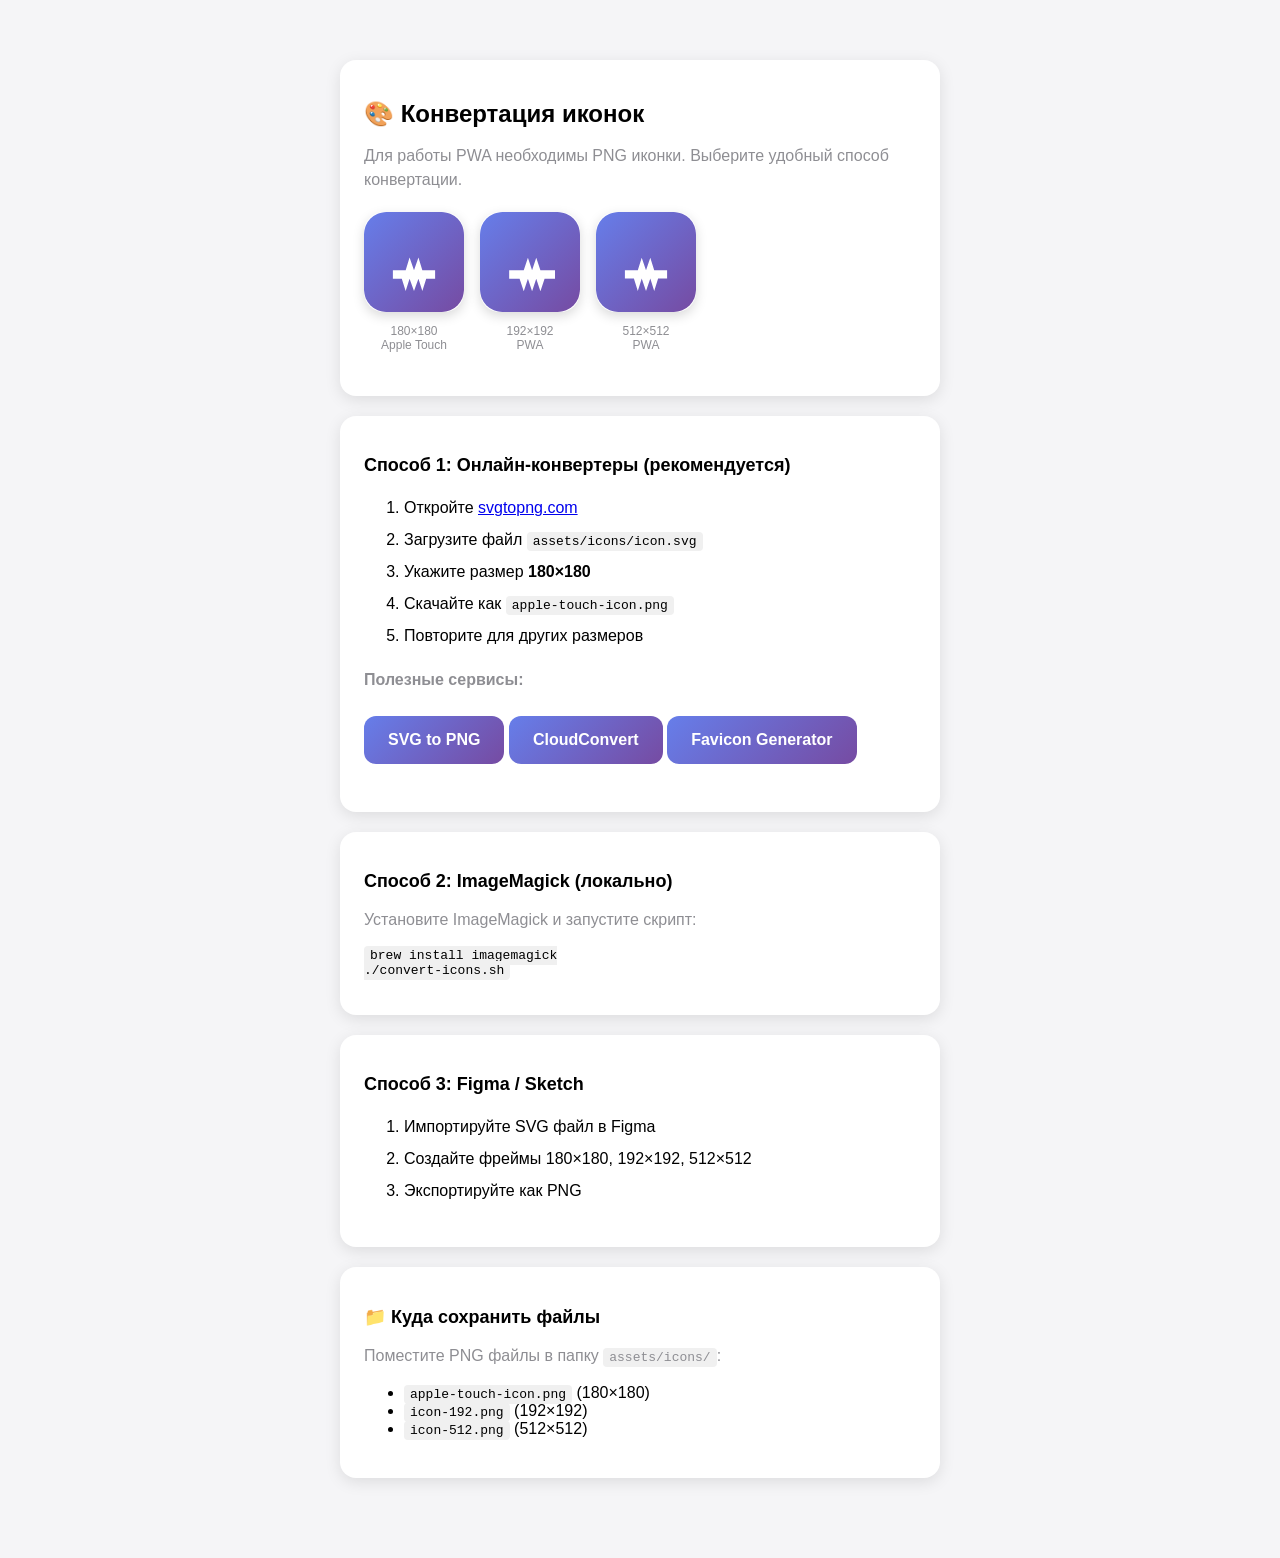
<file: convert-icons-guide.html>
<!DOCTYPE html>
<html lang="ru">
<head>
    <meta charset="UTF-8">
    <meta name="viewport" content="width=device-width, initial-scale=1.0">
    <title>PNN Wallet - Конвертер иконок</title>
    <style>
        body {
            font-family: -apple-system, BlinkMacSystemSystemFont, sans-serif;
            max-width: 600px;
            margin: 40px auto;
            padding: 20px;
            background: #f5f5f7;
        }
        .card {
            background: white;
            border-radius: 16px;
            padding: 24px;
            margin-bottom: 20px;
            box-shadow: 0 4px 16px rgba(0,0,0,0.1);
        }
        h1 {
            font-size: 24px;
            margin-bottom: 8px;
        }
        h2 {
            font-size: 18px;
            margin-bottom: 12px;
        }
        p {
            color: #8e8e93;
            line-height: 1.5;
        }
        .btn {
            display: inline-block;
            background: linear-gradient(135deg, #667eea 0%, #764ba2 100%);
            color: white;
            padding: 12px 24px;
            border-radius: 12px;
            text-decoration: none;
            font-weight: 600;
            margin: 8px 0;
        }
        .icon-preview {
            display: flex;
            gap: 16px;
            margin: 20px 0;
        }
        .icon-item {
            text-align: center;
        }
        .icon-item svg {
            width: 100px;
            height: 100px;
            border-radius: 20px;
            box-shadow: 0 4px 12px rgba(0,0,0,0.15);
        }
        .icon-item span {
            display: block;
            margin-top: 8px;
            font-size: 12px;
            color: #8e8e93;
        }
        code {
            background: #f0f0f0;
            padding: 2px 6px;
            border-radius: 4px;
            font-size: 13px;
        }
        ol {
            line-height: 2;
        }
    </style>
</head>
<body>
    <div class="card">
        <h1>🎨 Конвертация иконок</h1>
        <p>Для работы PWA необходимы PNG иконки. Выберите удобный способ конвертации.</p>
        
        <div class="icon-preview">
            <div class="icon-item">
                <svg viewBox="0 0 180 180" xmlns="http://www.w3.org/2000/svg">
                    <defs>
                        <linearGradient id="g1" x1="0%" y1="0%" x2="100%" y2="100%">
                            <stop offset="0%" style="stop-color:#667eea;stop-opacity:1" />
                            <stop offset="100%" style="stop-color:#764ba2;stop-opacity:1" />
                        </linearGradient>
                    </defs>
                    <rect width="180" height="180" rx="40" fill="url(#g1)"/>
                    <path d="M52 105L75 105L82 82L90 105L98 82L105 105L128 105L128 120L112 120L105 142L98 120L90 142L82 120L75 142L68 120L52 120V105Z" fill="white"/>
                </svg>
                <span>180×180<br>Apple Touch</span>
            </div>
            <div class="icon-item">
                <svg viewBox="0 0 192 192" xmlns="http://www.w3.org/2000/svg">
                    <defs>
                        <linearGradient id="g2" x1="0%" y1="0%" x2="100%" y2="100%">
                            <stop offset="0%" style="stop-color:#667eea;stop-opacity:1" />
                            <stop offset="100%" style="stop-color:#764ba2;stop-opacity:1" />
                        </linearGradient>
                    </defs>
                    <rect width="192" height="192" rx="43" fill="url(#g2)"/>
                    <path d="M56 112L84 112L92 88L100 112L108 88L116 112L144 112L144 128L124 128L116 152L108 128L100 152L92 128L84 152L76 128L56 128V112Z" fill="white"/>
                </svg>
                <span>192×192<br>PWA</span>
            </div>
            <div class="icon-item">
                <svg viewBox="0 0 512 512" xmlns="http://www.w3.org/2000/svg">
                    <defs>
                        <linearGradient id="g3" x1="0%" y1="0%" x2="100%" y2="100%">
                            <stop offset="0%" style="stop-color:#667eea;stop-opacity:1" />
                            <stop offset="100%" style="stop-color:#764ba2;stop-opacity:1" />
                        </linearGradient>
                    </defs>
                    <rect width="512" height="512" rx="114" fill="url(#g3)"/>
                    <path d="M148 298L214 298L234 234L256 298L278 234L298 298L364 298L364 340L318 340L298 404L278 340L256 404L234 340L214 404L194 340L148 340V298Z" fill="white"/>
                </svg>
                <span>512×512<br>PWA</span>
            </div>
        </div>
    </div>
    
    <div class="card">
        <h2>Способ 1: Онлайн-конвертеры (рекомендуется)</h2>
        <ol>
            <li>Откройте <a href="https://svgtopng.com/" target="_blank">svgtopng.com</a></li>
            <li>Загрузите файл <code>assets/icons/icon.svg</code></li>
            <li>Укажите размер <strong>180×180</strong></li>
            <li>Скачайте как <code>apple-touch-icon.png</code></li>
            <li>Повторите для других размеров</li>
        </ol>
        <p><strong>Полезные сервисы:</strong></p>
        <p>
            <a href="https://svgtopng.com/" class="btn" target="_blank">SVG to PNG</a>
            <a href="https://cloudconvert.com/svg-to-png" class="btn" target="_blank">CloudConvert</a>
            <a href="https://realfavicongenerator.net/" class="btn" target="_blank">Favicon Generator</a>
        </p>
    </div>
    
    <div class="card">
        <h2>Способ 2: ImageMagick (локально)</h2>
        <p>Установите ImageMagick и запустите скрипт:</p>
        <pre><code>brew install imagemagick
./convert-icons.sh</code></pre>
    </div>
    
    <div class="card">
        <h2>Способ 3: Figma / Sketch</h2>
        <ol>
            <li>Импортируйте SVG файл в Figma</li>
            <li>Создайте фреймы 180×180, 192×192, 512×512</li>
            <li>Экспортируйте как PNG</li>
        </ol>
    </div>
    
    <div class="card">
        <h2>📁 Куда сохранить файлы</h2>
        <p>Поместите PNG файлы в папку <code>assets/icons/</code>:</p>
        <ul>
            <li><code>apple-touch-icon.png</code> (180×180)</li>
            <li><code>icon-192.png</code> (192×192)</li>
            <li><code>icon-512.png</code> (512×512)</li>
        </ul>
    </div>
</body>
</html>
</file>
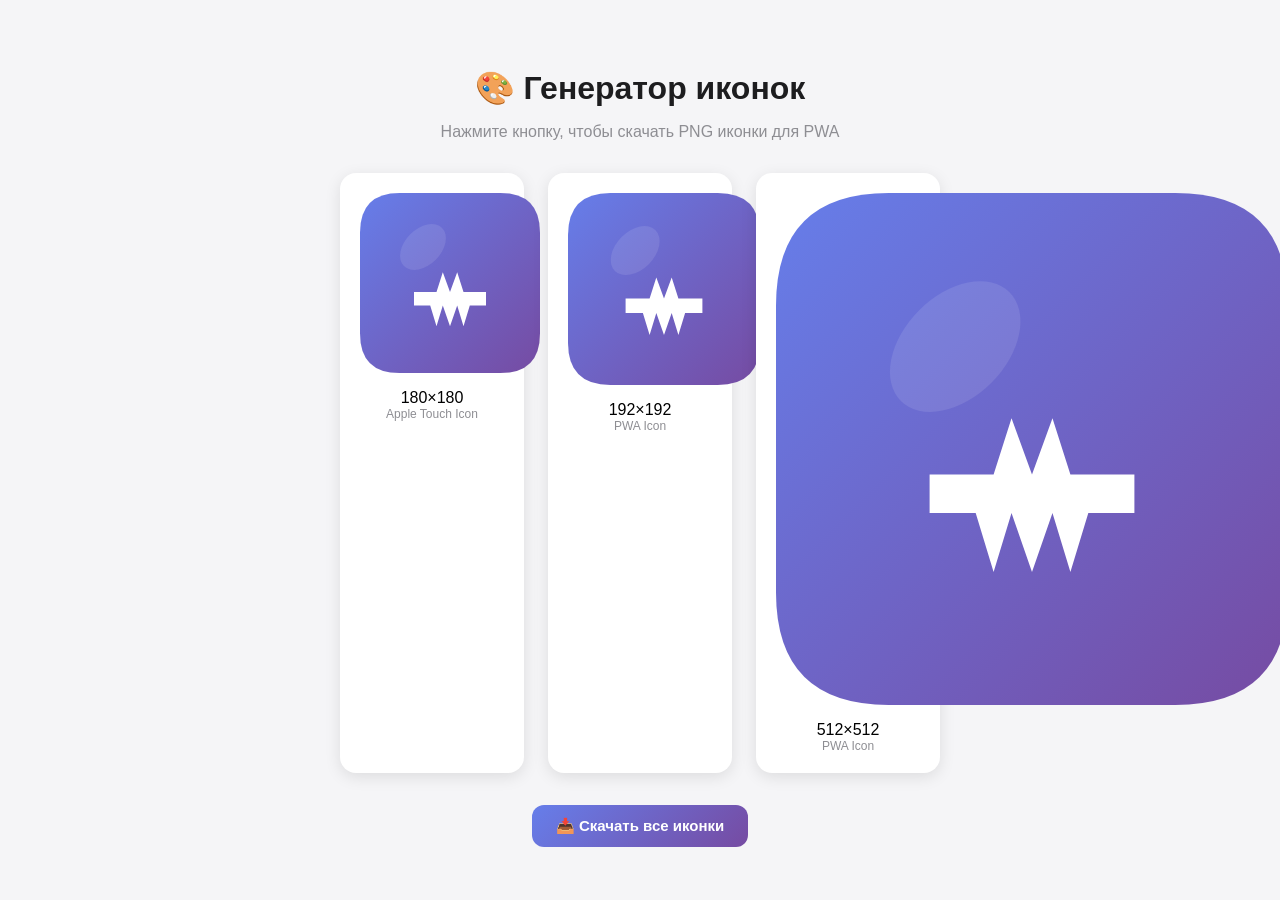
<file: icon-generator.html>
<!DOCTYPE html>
<html lang="ru">
<head>
    <meta charset="UTF-8">
    <meta name="viewport" content="width=device-width, initial-scale=1.0">
    <title>Генератор иконок PNN Wallet</title>
    <style>
        body {
            font-family: -apple-system, BlinkMacSystemFont, sans-serif;
            background: #f5f5f7;
            padding: 40px 20px;
            text-align: center;
        }
        .container {
            max-width: 600px;
            margin: 0 auto;
        }
        h1 {
            color: #1d1d1f;
            margin-bottom: 8px;
        }
        p {
            color: #8e8e93;
            margin-bottom: 32px;
        }
        .icon-grid {
            display: grid;
            grid-template-columns: repeat(auto-fit, minmax(140px, 1fr));
            gap: 24px;
            margin-bottom: 32px;
        }
        .icon-card {
            background: white;
            border-radius: 16px;
            padding: 20px;
            box-shadow: 0 4px 16px rgba(0,0,0,0.1);
        }
        canvas {
            border-radius: 12px;
            margin-bottom: 12px;
        }
        .btn {
            display: inline-block;
            background: linear-gradient(135deg, #667eea 0%, #764ba2 100%);
            color: white;
            padding: 12px 24px;
            border-radius: 12px;
            border: none;
            font-size: 15px;
            font-weight: 600;
            cursor: pointer;
            text-decoration: none;
            transition: transform 0.15s;
        }
        .btn:active {
            transform: scale(0.95);
        }
        .btn:disabled {
            opacity: 0.5;
            cursor: not-allowed;
        }
        .status {
            margin-top: 24px;
            padding: 16px;
            border-radius: 12px;
            background: white;
            display: none;
        }
        .status.success {
            background: #d4edda;
            color: #155724;
        }
        .status.error {
            background: #f8d7da;
            color: #721c24;
        }
    </style>
</head>
<body>
    <div class="container">
        <h1>🎨 Генератор иконок</h1>
        <p>Нажмите кнопку, чтобы скачать PNG иконки для PWA</p>
        
        <div class="icon-grid">
            <div class="icon-card">
                <canvas id="canvas180" width="180" height="180"></canvas>
                <div>180×180</div>
                <div style="font-size: 12px; color: #8e8e93;">Apple Touch Icon</div>
            </div>
            <div class="icon-card">
                <canvas id="canvas192" width="192" height="192"></canvas>
                <div>192×192</div>
                <div style="font-size: 12px; color: #8e8e93;">PWA Icon</div>
            </div>
            <div class="icon-card">
                <canvas id="canvas512" width="512" height="512"></canvas>
                <div>512×512</div>
                <div style="font-size: 12px; color: #8e8e93;">PWA Icon</div>
            </div>
        </div>
        
        <button class="btn" onclick="downloadAll()">📥 Скачать все иконки</button>
        
        <div class="status" id="status"></div>
    </div>

    <script>
        // Функция для рисования иконки
        function drawIcon(canvas) {
            const ctx = canvas.getContext('2d');
            const size = canvas.width;
            
            // Градиентный фон
            const gradient = ctx.createLinearGradient(0, 0, size, size);
            gradient.addColorStop(0, '#667eea');
            gradient.addColorStop(1, '#764ba2');
            
            // Закруглённый квадрат
            const radius = size * 0.22;
            ctx.fillStyle = gradient;
            roundRect(ctx, 0, 0, size, size, radius);
            ctx.fill();
            
            // Логотип (белый)
            ctx.fillStyle = 'white';
            const logoSize = size * 0.5;
            const logoX = (size - logoSize) / 2;
            const logoY = (size - logoSize) / 2 + logoSize * 0.1;
            
            // Рисуем логотип
            drawLogo(ctx, logoX, logoY, logoSize);
            
            // Блик
            ctx.fillStyle = 'rgba(255, 255, 255, 0.1)';
            ctx.beginPath();
            ctx.ellipse(size * 0.35, size * 0.3, size * 0.15, size * 0.1, -Math.PI / 4, 0, Math.PI * 2);
            ctx.fill();
        }
        
        // Функция для рисования закруглённого прямоугольника
        function roundRect(ctx, x, y, width, height, radius) {
            ctx.beginPath();
            ctx.moveTo(x + radius, y);
            ctx.lineTo(x + width - radius, y);
            ctx.quadraticCurveTo(x + width, y, x + width, y + radius);
            ctx.lineTo(x + width, y + height - radius);
            ctx.quadraticCurveTo(x + width, y + height, x + width - radius, y + height);
            ctx.lineTo(x + radius, y + height);
            ctx.quadraticCurveTo(x, y + height, x, y + height - radius);
            ctx.lineTo(x, y + radius);
            ctx.quadraticCurveTo(x, y, x + radius, y);
            ctx.closePath();
        }
        
        // Функция для рисования логотипа
        function drawLogo(ctx, x, y, size) {
            const points = [
                {x: 0.1, y: 0.5}, {x: 0.35, y: 0.5}, {x: 0.42, y: 0.28},
                {x: 0.5, y: 0.5}, {x: 0.58, y: 0.28}, {x: 0.65, y: 0.5},
                {x: 0.9, y: 0.5}, {x: 0.9, y: 0.65}, {x: 0.72, y: 0.65},
                {x: 0.65, y: 0.88}, {x: 0.58, y: 0.65}, {x: 0.5, y: 0.88},
                {x: 0.42, y: 0.65}, {x: 0.35, y: 0.88}, {x: 0.28, y: 0.65},
                {x: 0.1, y: 0.65}
            ];
            
            ctx.beginPath();
            ctx.moveTo(x + points[0].x * size, y + points[0].y * size);
            
            for (let i = 1; i < points.length; i++) {
                ctx.lineTo(x + points[i].x * size, y + points[i].y * size);
            }
            
            ctx.closePath();
            ctx.fill();
        }
        
        // Инициализация канвасов
        function init() {
            const canvases = ['canvas180', 'canvas192', 'canvas512'];
            canvases.forEach(id => {
                const canvas = document.getElementById(id);
                drawIcon(canvas);
            });
        }
        
        // Скачивание всех иконок
        function downloadAll() {
            const downloads = [
                { canvas: 'canvas180', name: 'apple-touch-icon.png' },
                { canvas: 'canvas192', name: 'icon-192.png' },
                { canvas: 'canvas512', name: 'icon-512.png' }
            ];
            
            let completed = 0;
            const status = document.getElementById('status');
            
            downloads.forEach((item, index) => {
                setTimeout(() => {
                    const canvas = document.getElementById(item.canvas);
                    const link = document.createElement('a');
                    link.download = item.name;
                    link.href = canvas.toDataURL('image/png');
                    link.click();
                    
                    completed++;
                    if (completed === downloads.length) {
                        status.textContent = '✅ Все иконки скачаны! Сохраните их в папку assets/icons/';
                        status.className = 'status success';
                        status.style.display = 'block';
                    }
                }, index * 300);
            });
            
            status.textContent = '⏳ Скачивание...';
            status.className = 'status';
            status.style.display = 'block';
        }
        
        // Запуск при загрузке
        init();
    </script>
</body>
</html>
</file>
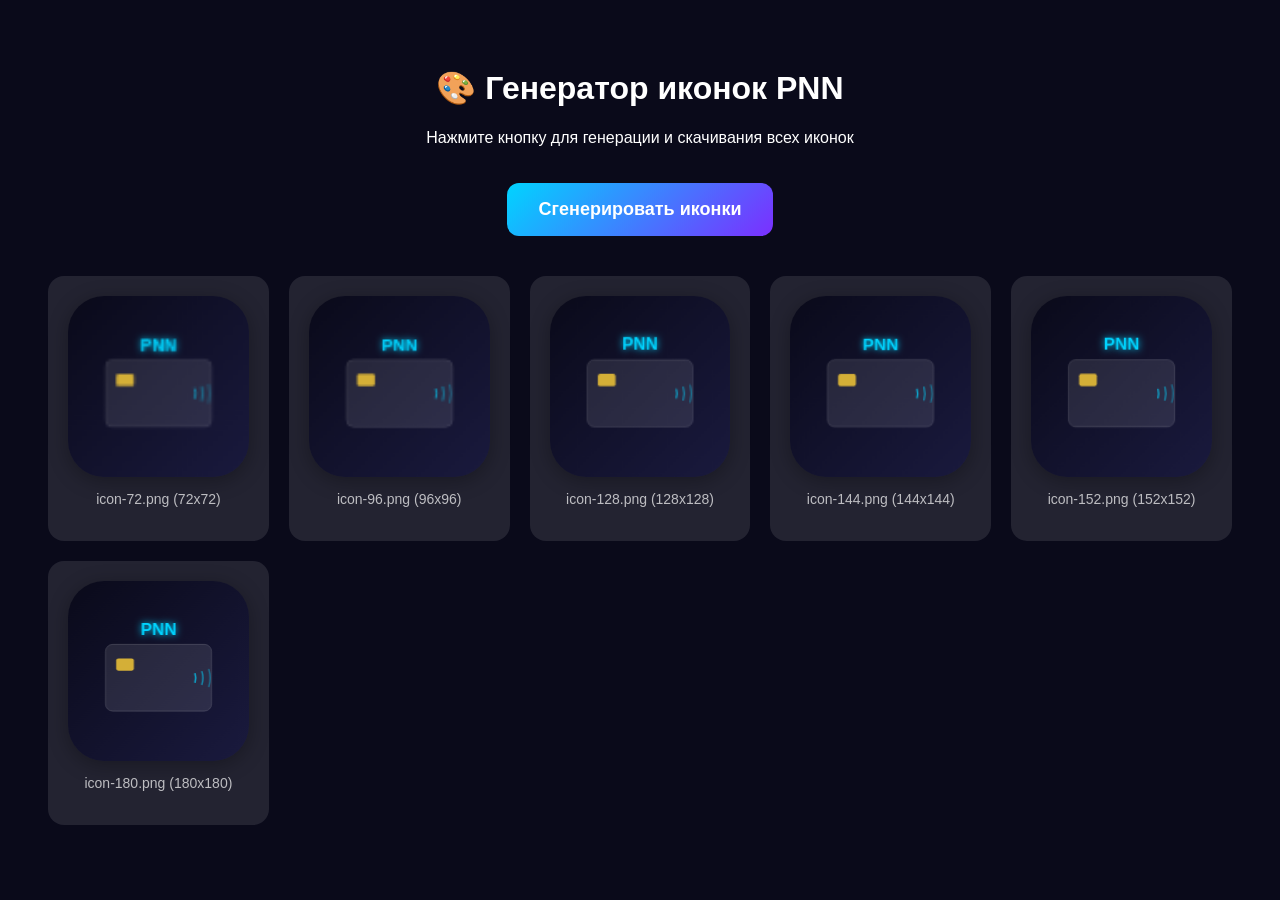
<file: icons/generate-icons.html>
<!DOCTYPE html>
<html lang="ru">
<head>
    <meta charset="UTF-8">
    <meta name="viewport" content="width=device-width, initial-scale=1.0">
    <title>PNN Icon Generator</title>
    <style>
        body {
            font-family: -apple-system, BlinkMacSystemFont, sans-serif;
            background: #0a0a1a;
            color: white;
            padding: 40px;
            text-align: center;
        }
        .grid {
            display: grid;
            grid-template-columns: repeat(auto-fit, minmax(200px, 1fr));
            gap: 20px;
            margin-top: 40px;
        }
        .icon-container {
            background: rgba(255,255,255,0.1);
            border-radius: 16px;
            padding: 20px;
        }
        canvas {
            border-radius: 20%;
            box-shadow: 0 4px 20px rgba(0,0,0,0.3);
        }
        button {
            background: linear-gradient(135deg, #00d4ff, #7b2fff);
            border: none;
            color: white;
            padding: 16px 32px;
            font-size: 18px;
            font-weight: 600;
            border-radius: 12px;
            cursor: pointer;
            margin-top: 20px;
        }
        button:hover {
            opacity: 0.9;
        }
    </style>
</head>
<body>
    <h1>🎨 Генератор иконок PNN</h1>
    <p>Нажмите кнопку для генерации и скачивания всех иконок</p>
    <button onclick="generateAllIcons()">Сгенерировать иконки</button>
    
    <div class="grid" id="grid"></div>
    
    <script>
        const sizes = [
            { size: 72, name: 'icon-72.png' },
            { size: 96, name: 'icon-96.png' },
            { size: 128, name: 'icon-128.png' },
            { size: 144, name: 'icon-144.png' },
            { size: 152, name: 'icon-152.png' },
            { size: 180, name: 'icon-180.png' },
            { size: 192, name: 'icon-192.png' },
            { size: 384, name: 'icon-384.png' },
            { size: 512, name: 'icon-512.png' }
        ];
        
        function drawIcon(canvas, size) {
            const ctx = canvas.getContext('2d');
            canvas.width = size;
            canvas.height = size;
            
            // Background gradient
            const gradient = ctx.createLinearGradient(0, 0, size, size);
            gradient.addColorStop(0, '#0a0a1a');
            gradient.addColorStop(1, '#1a1a3e');
            ctx.fillStyle = gradient;
            ctx.fillRect(0, 0, size, size);
            
            // Rounded corners mask
            ctx.save();
            ctx.beginPath();
            const radius = size * 0.2;
            ctx.roundRect(0, 0, size, size, radius);
            ctx.clip();
            
            // Card shape
            const cardW = size * 0.586;
            const cardH = size * 0.371;
            const cardX = size * 0.207;
            const cardY = size * 0.352;
            
            ctx.fillStyle = 'rgba(255,255,255,0.1)';
            ctx.strokeStyle = 'rgba(255,255,255,0.2)';
            ctx.lineWidth = size * 0.004;
            ctx.beginPath();
            ctx.roundRect(cardX, cardY, cardW, cardH, size * 0.04);
            ctx.fill();
            ctx.stroke();
            
            // NFC waves
            ctx.strokeStyle = '#00d4ff';
            ctx.lineWidth = size * 0.008;
            ctx.lineCap = 'round';
            for (let i = 0; i < 3; i++) {
                ctx.beginPath();
                const centerX = size * 0.625;
                const centerY = size * 0.539;
                const radius = size * (0.08 + i * 0.04);
                ctx.arc(centerX, centerY, radius, -0.3, 0.3);
                ctx.globalAlpha = 0.8 - i * 0.2;
                ctx.stroke();
            }
            ctx.globalAlpha = 1;
            
            // PNN Text with glow
            ctx.fillStyle = '#00d4ff';
            ctx.font = `bold ${size * 0.094}px -apple-system, sans-serif`;
            ctx.textAlign = 'center';
            ctx.textBaseline = 'middle';
            ctx.shadowColor = '#00d4ff';
            ctx.shadowBlur = size * 0.04;
            ctx.fillText('PNN', size / 2, size * 0.273);
            ctx.shadowBlur = 0;
            
            // Chip
            ctx.fillStyle = '#d4af37';
            ctx.beginPath();
            ctx.roundRect(size * 0.266, size * 0.43, size * 0.098, size * 0.068, size * 0.012);
            ctx.fill();
            
            ctx.restore();
        }
        
        function generateAllIcons() {
            sizes.forEach(({ size, name }) => {
                setTimeout(() => {
                    const canvas = document.createElement('canvas');
                    drawIcon(canvas, size);
                    
                    canvas.toBlob(blob => {
                        const url = URL.createObjectURL(blob);
                        const a = document.createElement('a');
                        a.href = url;
                        a.download = name;
                        a.click();
                        URL.revokeObjectURL(url);
                    }, 'image/png');
                }, sizes.indexOf({ size, name }) * 100);
            });
            
            alert('Иконки генерируются и скачиваются автоматически!');
        }
        
        // Preview on load
        window.onload = () => {
            const grid = document.getElementById('grid');
            sizes.slice(0, 6).forEach(({ size, name }) => {
                const container = document.createElement('div');
                container.className = 'icon-container';
                
                const canvas = document.createElement('canvas');
                drawIcon(canvas, Math.min(size, 180));
                canvas.style.width = '100%';
                canvas.style.height = 'auto';
                
                const label = document.createElement('p');
                label.textContent = `${name} (${size}x${size})`;
                label.style.marginTop = '10px';
                label.style.fontSize = '14px';
                label.style.color = 'rgba(255,255,255,0.7)';
                
                container.appendChild(canvas);
                container.appendChild(label);
                grid.appendChild(container);
            });
        };
    </script>
</body>
</html>
</file>
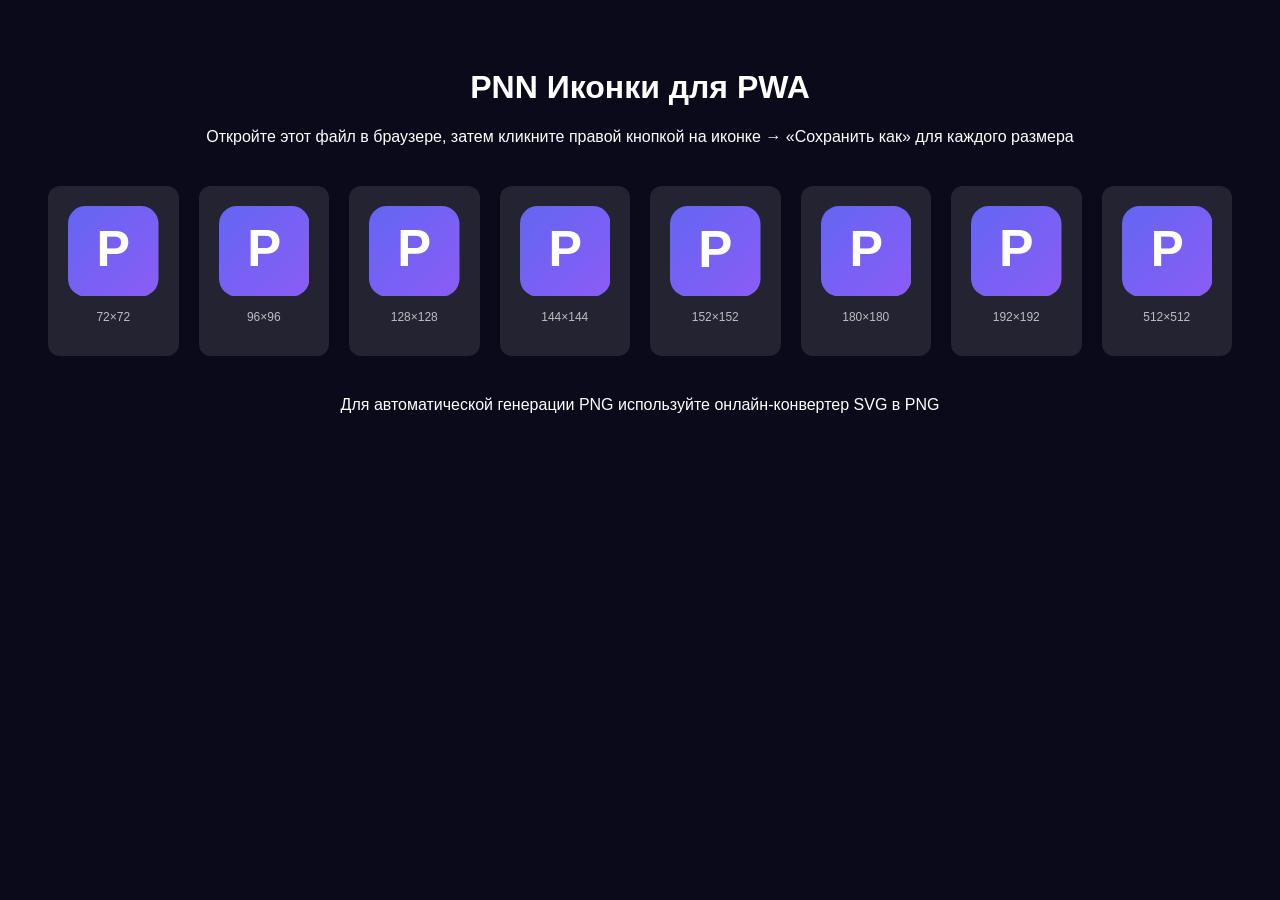
<file: assets/icons/generate-icons.html>
<!DOCTYPE html>
<html>
<head>
    <meta charset="UTF-8">
    <title>Генератор иконок PNN</title>
    <style>
        body {
            font-family: -apple-system, BlinkMacSystemFont, sans-serif;
            background: #0a0a1a;
            color: white;
            padding: 40px;
            text-align: center;
        }
        .icon-grid {
            display: grid;
            grid-template-columns: repeat(auto-fit, minmax(100px, 1fr));
            gap: 20px;
            margin: 40px 0;
        }
        .icon-item {
            background: rgba(255,255,255,0.1);
            padding: 20px;
            border-radius: 12px;
        }
        .icon-item svg {
            width: 100%;
            height: auto;
        }
        .icon-item p {
            margin-top: 10px;
            font-size: 12px;
            color: rgba(255,255,255,0.7);
        }
        button {
            background: linear-gradient(135deg, #6366f1, #8b5cf6);
            color: white;
            border: none;
            padding: 12px 24px;
            border-radius: 8px;
            font-size: 16px;
            cursor: pointer;
            margin: 10px;
        }
        button:hover {
            opacity: 0.9;
        }
    </style>
</head>
<body>
    <h1>PNN Иконки для PWA</h1>
    <p>Откройте этот файл в браузере, затем кликните правой кнопкой на иконке → «Сохранить как» для каждого размера</p>
    
    <div class="icon-grid">
        <div class="icon-item">
            <svg viewBox="0 0 72 72" xmlns="http://www.w3.org/2000/svg">
                <defs>
                    <linearGradient id="g72" x1="0%" y1="0%" x2="100%" y2="100%">
                        <stop offset="0%" style="stop-color:#6366f1"/>
                        <stop offset="100%" style="stop-color:#8b5cf6"/>
                    </linearGradient>
                </defs>
                <rect width="72" height="72" rx="14" fill="url(#g72)"/>
                <text x="36" y="48" text-anchor="middle" fill="white" font-size="40" font-weight="bold" font-family="sans-serif">P</text>
            </svg>
            <p>72×72</p>
        </div>
        <div class="icon-item">
            <svg viewBox="0 0 96 96" xmlns="http://www.w3.org/2000/svg">
                <defs>
                    <linearGradient id="g96" x1="0%" y1="0%" x2="100%" y2="100%">
                        <stop offset="0%" style="stop-color:#6366f1"/>
                        <stop offset="100%" style="stop-color:#8b5cf6"/>
                    </linearGradient>
                </defs>
                <rect width="96" height="96" rx="19" fill="url(#g96)"/>
                <text x="48" y="64" text-anchor="middle" fill="white" font-size="54" font-weight="bold" font-family="sans-serif">P</text>
            </svg>
            <p>96×96</p>
        </div>
        <div class="icon-item">
            <svg viewBox="0 0 128 128" xmlns="http://www.w3.org/2000/svg">
                <defs>
                    <linearGradient id="g128" x1="0%" y1="0%" x2="100%" y2="100%">
                        <stop offset="0%" style="stop-color:#6366f1"/>
                        <stop offset="100%" style="stop-color:#8b5cf6"/>
                    </linearGradient>
                </defs>
                <rect width="128" height="128" rx="25" fill="url(#g128)"/>
                <text x="64" y="85" text-anchor="middle" fill="white" font-size="72" font-weight="bold" font-family="sans-serif">P</text>
            </svg>
            <p>128×128</p>
        </div>
        <div class="icon-item">
            <svg viewBox="0 0 144 144" xmlns="http://www.w3.org/2000/svg">
                <defs>
                    <linearGradient id="g144" x1="0%" y1="0%" x2="100%" y2="100%">
                        <stop offset="0%" style="stop-color:#6366f1"/>
                        <stop offset="100%" style="stop-color:#8b5cf6"/>
                    </linearGradient>
                </defs>
                <rect width="144" height="144" rx="28" fill="url(#g144)"/>
                <text x="72" y="96" text-anchor="middle" fill="white" font-size="80" font-weight="bold" font-family="sans-serif">P</text>
            </svg>
            <p>144×144</p>
        </div>
        <div class="icon-item">
            <svg viewBox="0 0 152 152" xmlns="http://www.w3.org/2000/svg">
                <defs>
                    <linearGradient id="g152" x1="0%" y1="0%" x2="100%" y2="100%">
                        <stop offset="0%" style="stop-color:#6366f1"/>
                        <stop offset="100%" style="stop-color:#8b5cf6"/>
                    </linearGradient>
                </defs>
                <rect width="152" height="152" rx="30" fill="url(#g152)"/>
                <text x="76" y="102" text-anchor="middle" fill="white" font-size="86" font-weight="bold" font-family="sans-serif">P</text>
            </svg>
            <p>152×152</p>
        </div>
        <div class="icon-item">
            <svg viewBox="0 0 180 180" xmlns="http://www.w3.org/2000/svg">
                <defs>
                    <linearGradient id="g180" x1="0%" y1="0%" x2="100%" y2="100%">
                        <stop offset="0%" style="stop-color:#6366f1"/>
                        <stop offset="100%" style="stop-color:#8b5cf6"/>
                    </linearGradient>
                </defs>
                <rect width="180" height="180" rx="36" fill="url(#g180)"/>
                <text x="90" y="120" text-anchor="middle" fill="white" font-size="100" font-weight="bold" font-family="sans-serif">P</text>
            </svg>
            <p>180×180</p>
        </div>
        <div class="icon-item">
            <svg viewBox="0 0 192 192" xmlns="http://www.w3.org/2000/svg">
                <defs>
                    <linearGradient id="g192" x1="0%" y1="0%" x2="100%" y2="100%">
                        <stop offset="0%" style="stop-color:#6366f1"/>
                        <stop offset="100%" style="stop-color:#8b5cf6"/>
                    </linearGradient>
                </defs>
                <rect width="192" height="192" rx="38" fill="url(#g192)"/>
                <text x="96" y="128" text-anchor="middle" fill="white" font-size="110" font-weight="bold" font-family="sans-serif">P</text>
            </svg>
            <p>192×192</p>
        </div>
        <div class="icon-item">
            <svg viewBox="0 0 512 512" xmlns="http://www.w3.org/2000/svg">
                <defs>
                    <linearGradient id="g512" x1="0%" y1="0%" x2="100%" y2="100%">
                        <stop offset="0%" style="stop-color:#6366f1"/>
                        <stop offset="100%" style="stop-color:#8b5cf6"/>
                    </linearGradient>
                </defs>
                <rect width="512" height="512" rx="100" fill="url(#g512)"/>
                <text x="256" y="340" text-anchor="middle" fill="white" font-size="280" font-weight="bold" font-family="sans-serif">P</text>
            </svg>
            <p>512×512</p>
        </div>
    </div>
    
    <p>Для автоматической генерации PNG используйте онлайн-конвертер SVG в PNG</p>
</body>
</html>
</file>
